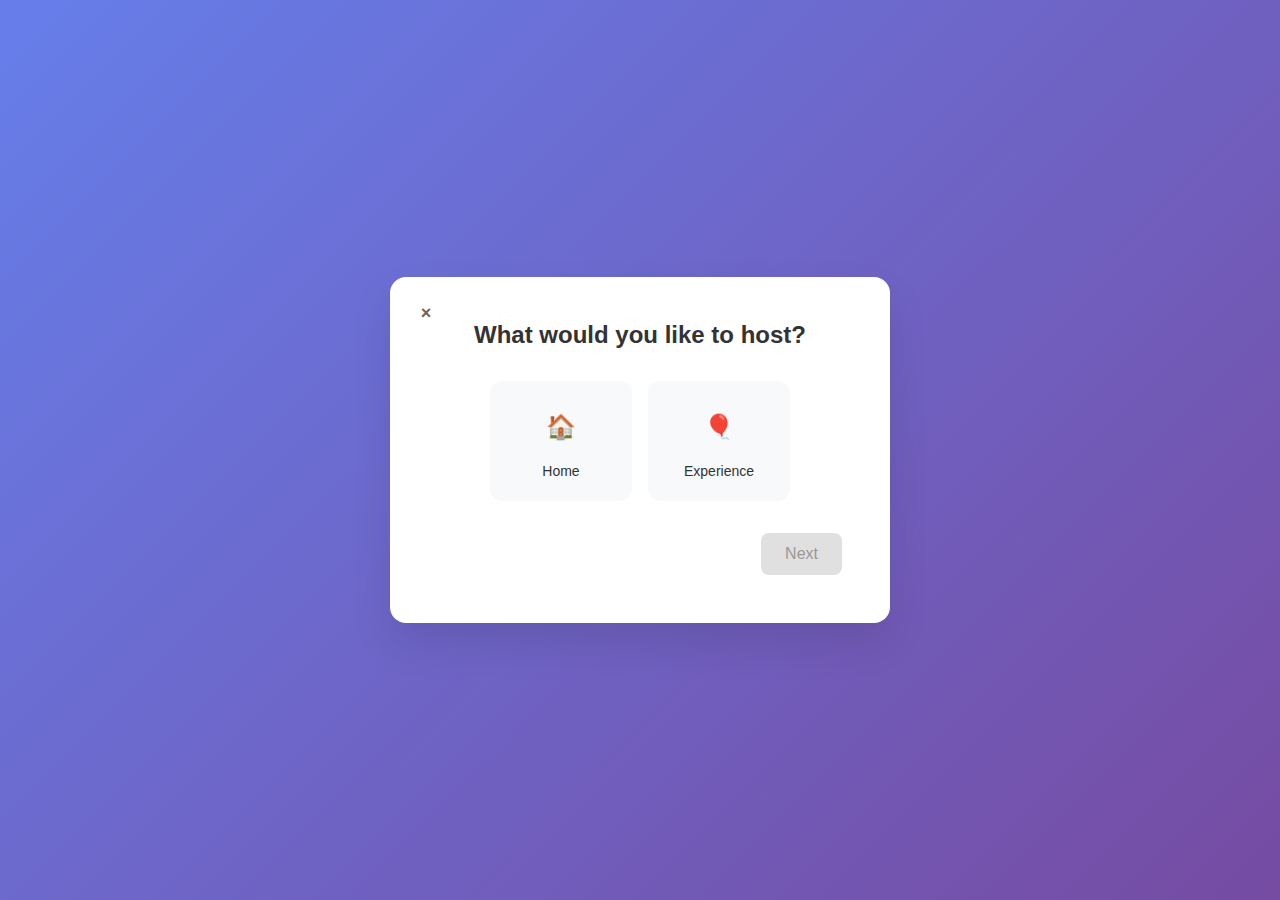
<file: index.html>
<!DOCTYPE html>
<html lang="en">
<head>
    <meta charset="UTF-8">
    <meta name="viewport" content="width=device-width, initial-scale=1.0">
    <title>Hosting Selection</title>
    <link rel="stylesheet" href="./css/style.css">
</head>
<body>
    <div class="modal">
        <header class="header">
            <div class="close"></div>
            <div class="heading">
                <h1 class="heading-title">
                    <div class="heading-title-text">What would you like to host?</div>
                </h1>
            </div>
        </header>
        
        <div class="options">
            <div class="options-grid">
                <div class="option-card" data-option="home">
                    <div class="option-icon home-icon">🏠</div>
                    <div class="option-text">Home</div>
                </div>
                <div class="option-card" data-option="experience">
                    <div class="option-icon experience-icon">🎈</div>
                    <div class="option-text">Experience</div>
                </div>
            </div>
            
            <div class="button-container">
                <button class="next-button" id="nextButton">Next</button>
            </div>
        </div>
    </div>

    <script>
        // Add interactivity
        const optionCards = document.querySelectorAll('.option-card');
        const nextButton = document.getElementById('nextButton');

        optionCards.forEach(card => {
            card.addEventListener('click', () => {
                // Remove selected class from all cards
                optionCards.forEach(c => c.classList.remove('selected'));
                
                // Add selected class to clicked card
                card.classList.add('selected');
                
                // Enable next button
                nextButton.classList.add('active');
            });
        });

        // Close button functionality
        document.querySelector('.close').addEventListener('click', () => {
            alert('Modal closed');
        });

        // Next button functionality
        nextButton.addEventListener('click', () => {
            const selectedCard = document.querySelector('.option-card.selected');
            if (selectedCard) {
                const selectedOption = selectedCard.dataset.option;
                // Navigate to login/signup form
                window.location.href = 'login_sign-up.html';
            }
        });
    </script>
</body>
</html>
</file>
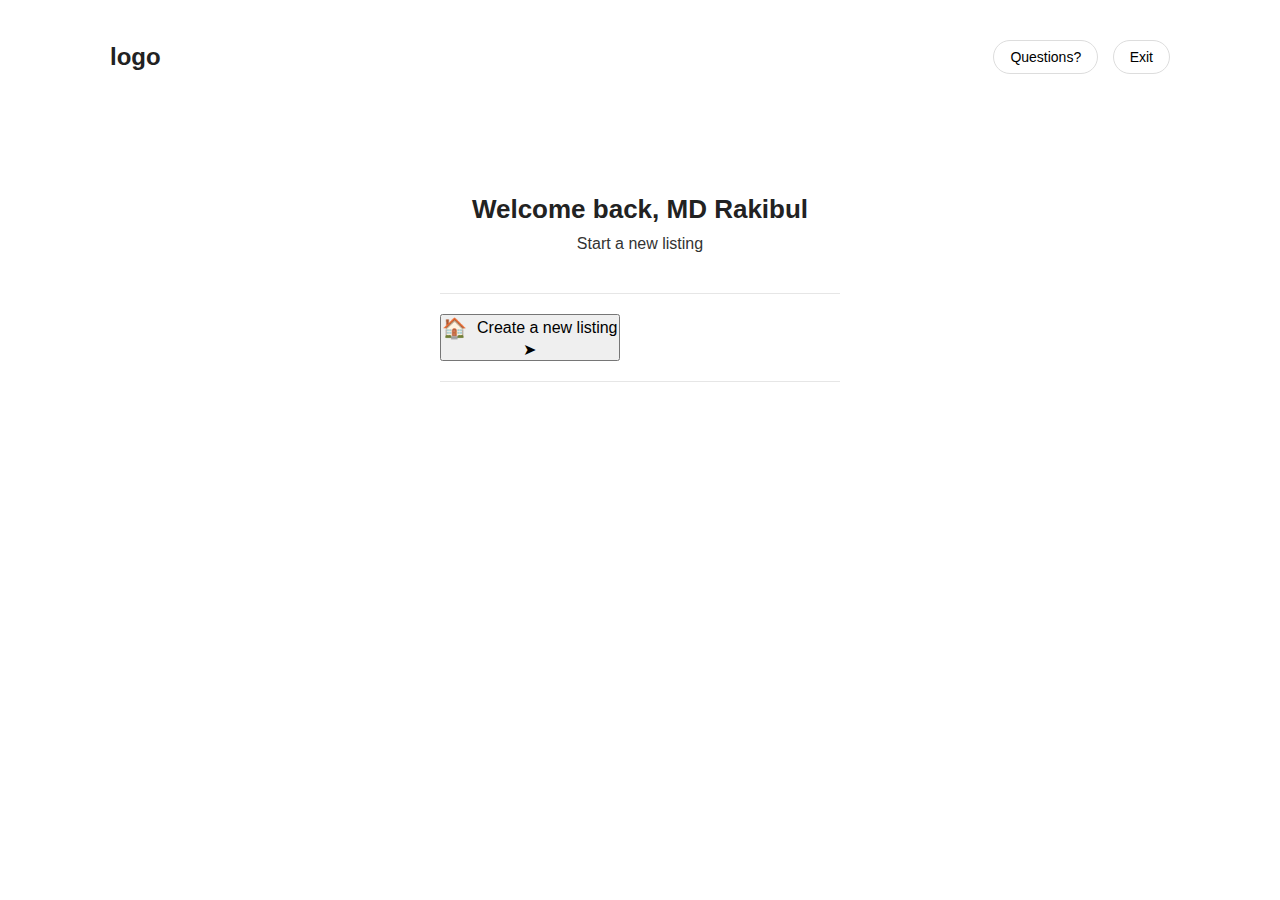
<file: home_step.html>
<!DOCTYPE html>
<html lang="en">
<head>
  <meta charset="UTF-8" />
  <meta name="viewport" content="width=device-width, initial-scale=1.0"/>
  <title>Welcome Back</title>
  <style>
    * {
  box-sizing: border-box;
  padding: 0;
  margin: 0;
  font-family: 'Arial', sans-serif;
}

body {
  background-color: #fff;
  color: #222;
}

.container {
  max-width: 1100px;
  margin: auto;
  padding: 40px 20px;
  min-height: 100vh;
  display: flex;
  flex-direction: column;
}

.top-bar {
  display: flex;
  justify-content: space-between;
  align-items: center;
}

.logo {
  width: 30px;
}

.top-buttons button {
  margin-left: 10px;
  padding: 8px 16px;
  border-radius: 20px;
  border: 1px solid #ddd;
  background: white;
  cursor: pointer;
  font-size: 14px;
}

.center-content {
  margin-top: 120px;
  text-align: center;
}

.center-content h1 {
  font-size: 26px;
  font-weight: 600;
  margin-bottom: 10px;
}

.sub-heading {
  font-size: 16px;
  color: #333;
  margin-bottom: 40px;
}

.listing-box {
  margin: auto;
  display: flex;
  justify-content: space-between;
  align-items: center;
  border-top: 1px solid #e6e6e6;
  border-bottom: 1px solid #e6e6e6;
  padding: 20px 0;
  max-width: 400px;
  cursor: pointer;
  transition: background 0.2s;
}

.listing-box:hover {
  background-color: #f9f9f9;
}

.listing-left {
  display: flex;
  align-items: center;
  gap: 10px;
  font-size: 16px;
}

.icon {
  font-size: 20px;
}

.listing-right {
  font-size: 16px;
}

  </style>
</head>
<body>
    <div class="container">
        <div class="top-bar">
            <h2>logo</h2>
            <div class="top-buttons">
                <button class="btn-outline">Questions?</button>
                <button class="btn-outline">Exit</button>
            </div>
        </div>

        <div class="center-content">
            <h1>Welcome back, MD Rakibul</h1>
            <p class="sub-heading">Start a new listing</p>

            <div class="listing-box" onclick="createListing()">
                <button class="listing-right" id="createListingButton">
                    <div class="listing-left">
                        <span class="icon">🏠</span>
                        <span class="text">Create a new listing</span>
                    </div>
                    <div class="listing-right">➤</div>
                </button>
            </div>
        </div>
    </div>

  <script>
    //Create Listing Button
    createListingButton.addEventListener('click',function(){
        window.location.href = 'home_step_list.html';
    })
  </script>
</body>
</html>
</file>
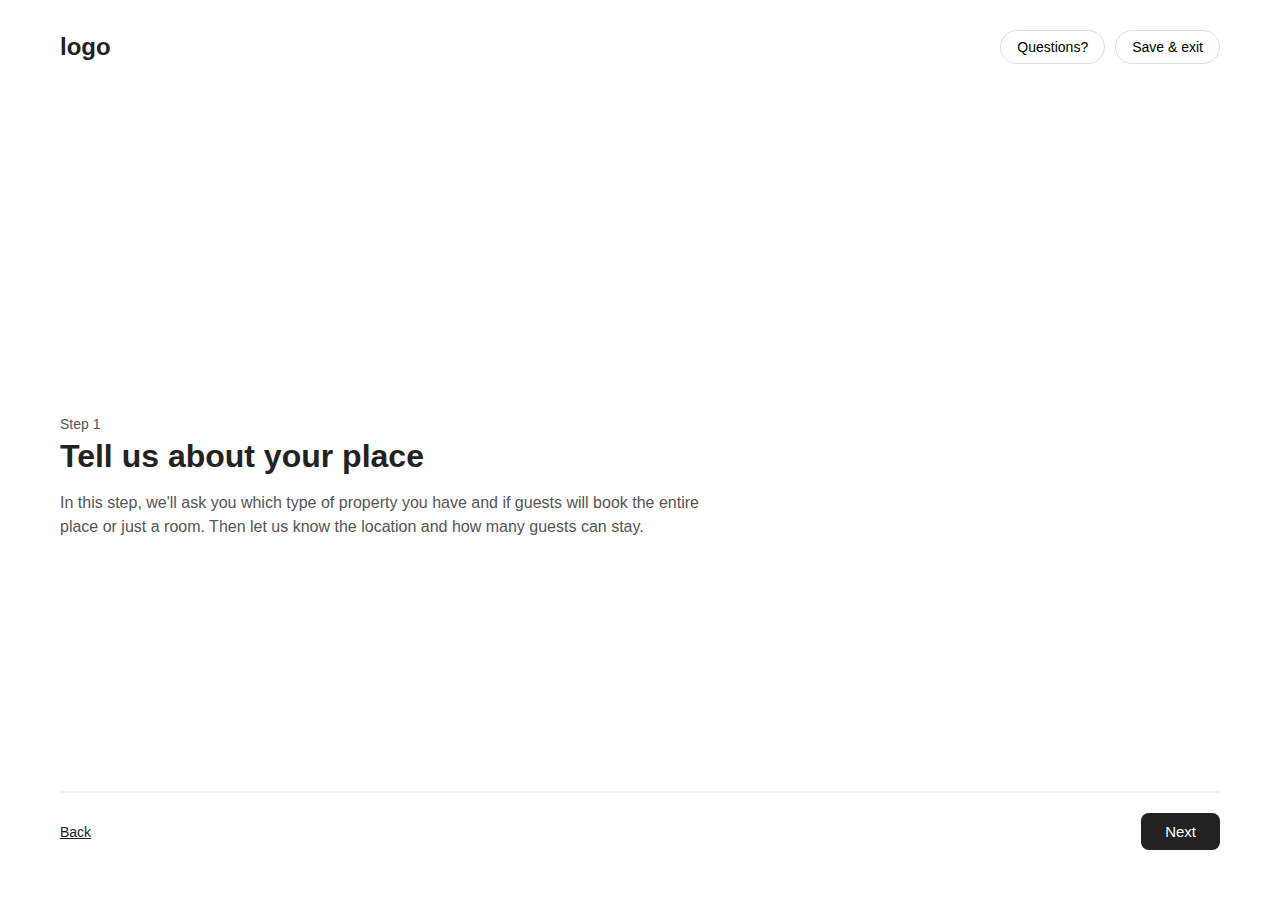
<file: home_step_1.html>
<!DOCTYPE html>
<html lang="en">
<head>
  <meta charset="UTF-8" />
  <meta name="viewport" content="width=device-width, initial-scale=1.0"/>
  <title>Step 1 - Tell us about your place</title>
  <style>
    * {
  margin: 0;
  padding: 0;
  box-sizing: border-box;
  font-family: 'Arial', sans-serif;
}

body {
  background: #fff;
  color: #222;
}

.container {
  max-width: 1200px;
  margin: auto;
  padding: 30px 20px;
  display: flex;
  flex-direction: column;
  min-height: 100vh;
  justify-content: space-between;
}

/* Header */
.top-bar {
  display: flex;
  justify-content: space-between;
  align-items: center;
}

.logo {
  width: 30px;
}

.top-actions {
  display: flex;
  gap: 10px;
}

.btn-outline {
  border: 1px solid #ddd;
  padding: 8px 16px;
  border-radius: 20px;
  background: white;
  cursor: pointer;
  font-size: 14px;
}

/* Content */
.content {
  margin-top: 100px;
  max-width: 650px;
}

.step-label {
  font-size: 14px;
  color: #555;
  margin-bottom: 6px;
}

.step-title {
  font-size: 32px;
  font-weight: bold;
  margin-bottom: 16px;
}

.step-desc {
  font-size: 16px;
  color: #555;
  line-height: 1.5;
}

/* Footer */
.footer {
  display: flex;
  justify-content: space-between;
  align-items: center;
  border-top: 2px solid #f2f2f2;
  padding: 20px 0;
}

.back-link {
  color: #222;
  font-size: 14px;
  text-decoration: underline;
  cursor: pointer;
}

.next-btn {
  background-color: #222;
  color: white;
  padding: 10px 24px;
  border: none;
  border-radius: 8px;
  font-size: 15px;
  cursor: pointer;
}

  </style>
</head>
<body>
  <div class="container">
    <!-- Header -->
    <div class="top-bar">
      <h2>logo</h2>
      <div class="top-actions">
        <button class="btn-outline">Questions?</button>
        <button class="btn-outline">Save & exit</button>
      </div>
    </div>

    <!-- Content -->
    <div class="content">
      <p class="step-label">Step 1</p>
      <h1 class="step-title">Tell us about your place</h1>
      <p class="step-desc">
        In this step, we'll ask you which type of property you have and if guests will book the entire place or just a room. 
        Then let us know the location and how many guests can stay.
      </p>
    </div>

    <!-- Footer -->
    <div class="footer">
      <a href="home_step_list.html" class="back-link">Back</a>
      <button class="next-btn" onclick="goNext()">Next</button>
    </div>
  </div>

  <script>
    function goNext() {
        window.location.href = 'home_step_1_1.html';
    }
  </script>
</body>
</html>
</file>
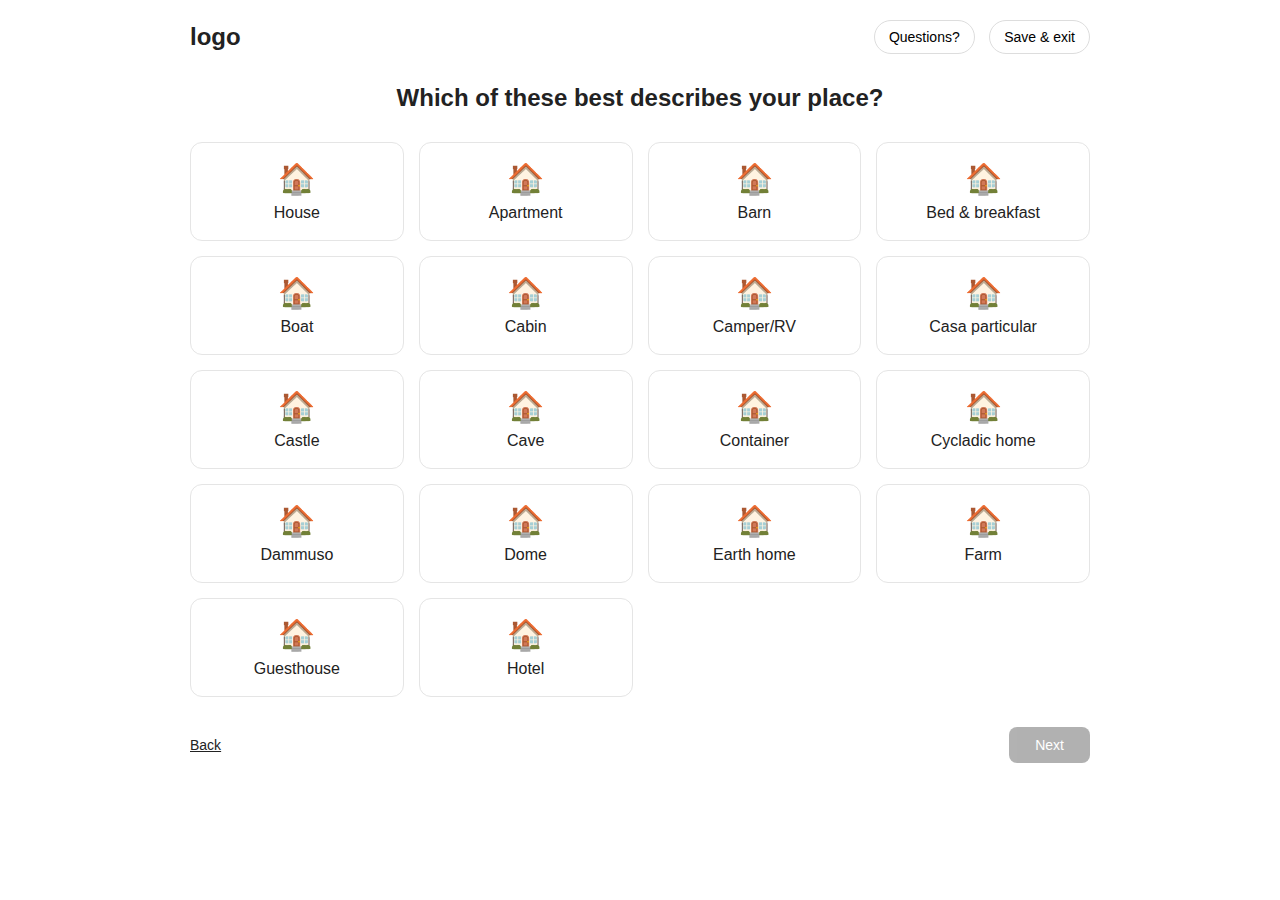
<file: home_step_1_1.html>
<!DOCTYPE html>
<html lang="en">
<head>
  <meta charset="UTF-8" />
  <meta name="viewport" content="width=device-width, initial-scale=1.0"/>
  <title>Select Your Place</title>
  <style>
    * {
  box-sizing: border-box;
  margin: 0;
  padding: 0;
  font-family: 'Arial', sans-serif;
}

body {
  background: #fff;
  color: #222;
  padding: 20px;
}

.container {
  max-width: 900px;
  margin: auto;
}

.header {
  display: flex;
  justify-content: space-between;
  align-items: center;
  margin-bottom: 30px;
}

.logo {
  width: 30px;
}

.action-buttons button {
  margin-left: 10px;
  border: 1px solid #ddd;
  background: white;
  padding: 8px 14px;
  border-radius: 20px;
  cursor: pointer;
  font-size: 14px;
}

.title {
  font-size: 24px;
  text-align: center;
  margin-bottom: 30px;
}

.grid {
  display: grid;
  grid-template-columns: repeat(auto-fill, minmax(180px, 1fr));
  gap: 15px;
}

.card {
  border: 1px solid #e5e5e5;
  padding: 18px;
  text-align: center;
  border-radius: 12px;
  cursor: pointer;
  transition: all 0.3s;
  display: flex;
  flex-direction: column;
  align-items: center;
}

.card:hover, .card.selected {
  border-color: #000;
  background-color: #fafafa;
}

.card-icon {
  font-size: 30px;
  margin-bottom: 8px;
}

.footer {
  display: flex;
  justify-content: space-between;
  align-items: center;
  padding-top: 30px;
}

.back-link {
  text-decoration: underline;
  color: #222;
  font-size: 14px;
}

.next-btn {
  background: #000;
  color: white;
  padding: 10px 26px;
  font-size: 14px;
  border: none;
  border-radius: 8px;
  cursor: not-allowed;
  opacity: 0.3;
}

.next-btn.enabled {
  cursor: pointer;
  opacity: 1;
}

  </style>
</head>
<body>
  <div class="container">
    <div class="header">
      <h2>logo</h2>
      <div class="action-buttons">
        <button class="secondary">Questions?</button>
        <button class="secondary">Save & exit</button>
      </div>
    </div>
    <h2 class="title">Which of these best describes your place?</h2>

    <div class="grid">
      <!-- JS will populate cards here -->
    </div>

    <div class="footer">
      <a href="home_step_1.html" class="back-link">Back</a>
      <button class="next-btn" id="nextBtn" disabled>Next</button>
    </div>
  </div>

  <script>
    const places = [
  "House", "Apartment", "Barn", "Bed & breakfast", "Boat", "Cabin",
  "Camper/RV", "Casa particular", "Castle", "Cave", "Container", "Cycladic home",
  "Dammuso", "Dome", "Earth home", "Farm", "Guesthouse", "Hotel"
];

const grid = document.querySelector(".grid");
const nextBtn = document.getElementById("nextBtn");

places.forEach(place => {
  const card = document.createElement("div");
  card.classList.add("card");
  card.innerHTML = `
    <div class="card-icon">🏠</div>
    <div class="card-title">${place}</div>
  `;
  card.addEventListener("click", () => {
    document.querySelectorAll('.card').forEach(c => c.classList.remove("selected"));
    card.classList.add("selected");
    nextBtn.classList.add("enabled");
    nextBtn.disabled = false;
    nextBtn.addEventListener("click", () => {
       window.location.href = 'home_step_1_2.html';
    });
  });
  grid.appendChild(card);
});

  </script>
</body>
</html>
</file>
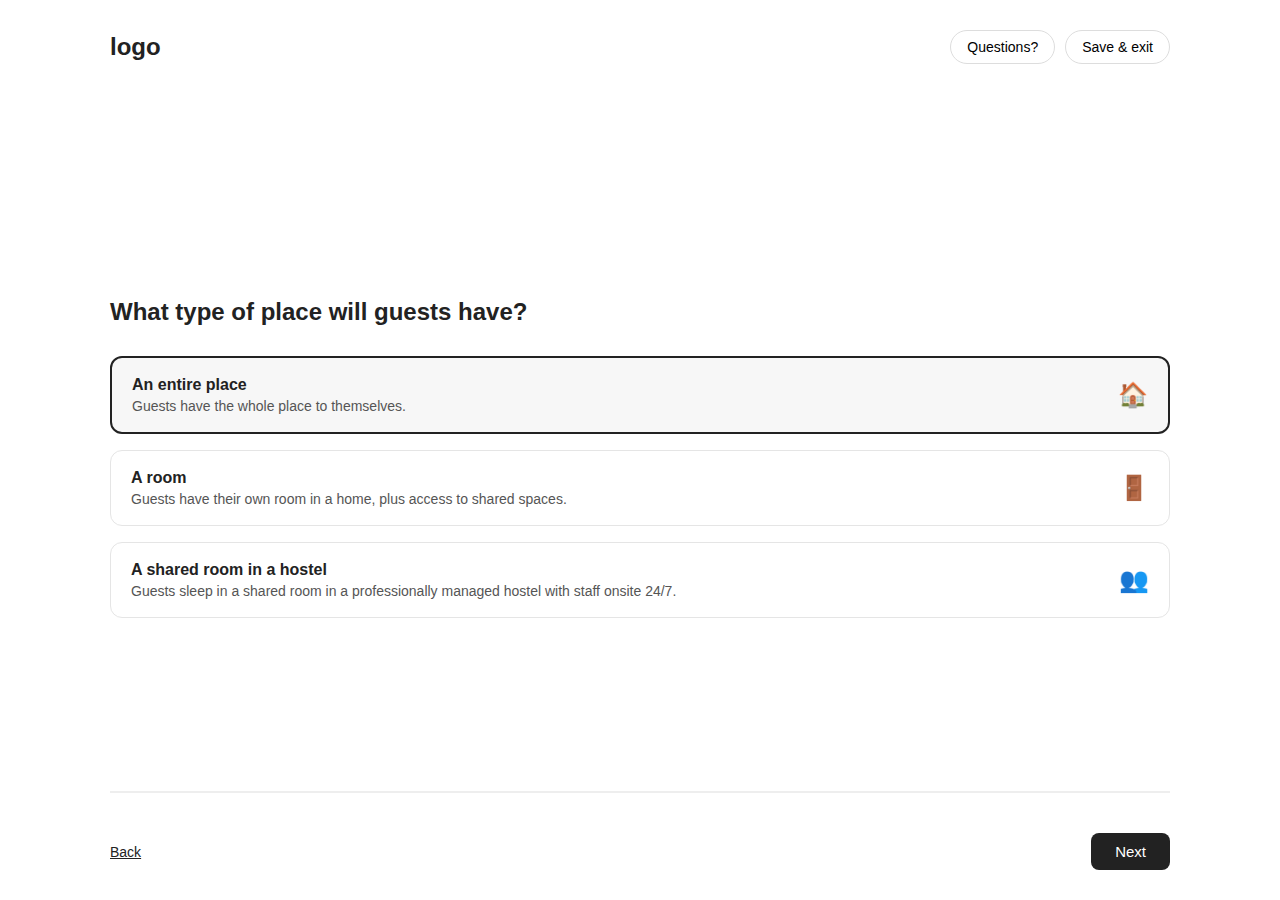
<file: home_step_1_2.html>
<!DOCTYPE html>
<html lang="en">
<head>
  <meta charset="UTF-8" />
  <meta name="viewport" content="width=device-width, initial-scale=1.0"/>
  <title>Guest Place Type</title>
  <style>
    * {
  box-sizing: border-box;
  margin: 0;
  padding: 0;
  font-family: 'Arial', sans-serif;
}

body {
  background: #fff;
  color: #222;
}

.container {
  max-width: 1100px;
  margin: auto;
  padding: 30px 20px;
  display: flex;
  flex-direction: column;
  min-height: 100vh;
  justify-content: space-between;
}

/* Top bar */
.top-bar {
  display: flex;
  justify-content: space-between;
  align-items: center;
}

.logo {
  width: 30px;
}

.top-right {
  display: flex;
  gap: 10px;
}

.btn-outline {
  padding: 8px 16px;
  border: 1px solid #ddd;
  border-radius: 20px;
  background: white;
  cursor: pointer;
  font-size: 14px;
}

/* Main section */
.main {
  margin-top: 60px;
}

.question {
  font-size: 24px;
  font-weight: 600;
  margin-bottom: 30px;
}

.option-list {
  display: flex;
  flex-direction: column;
  gap: 16px;
}

.option-card {
  display: flex;
  justify-content: space-between;
  align-items: center;
  border: 1.5px solid #e5e5e5;
  padding: 18px 20px;
  border-radius: 12px;
  cursor: pointer;
  transition: 0.2s;
}

.option-card:hover {
  background-color: #f9f9f9;
}

.option-card.selected {
  border: 2px solid #222;
  background-color: #f7f7f7;
}

.option-text h4 {
  font-size: 16px;
  margin-bottom: 4px;
}

.option-text p {
  font-size: 14px;
  color: #555;
}

.option-icon {
  font-size: 24px;
}

/* Footer */
.footer {
  display: flex;
  justify-content: space-between;
  align-items: center;
  padding-top: 40px;
  border-top: 2px solid #eee;
}

.back-link {
  font-size: 14px;
  text-decoration: underline;
  color: #222;
  cursor: pointer;
}

.next-btn {
  background-color: #222;
  color: white;
  padding: 10px 24px;
  border: none;
  border-radius: 8px;
  font-size: 15px;
  cursor: pointer;
}

  </style>
</head>
<body>
  <div class="container">
    <!-- Top bar -->
    <div class="top-bar">
      <h2>logo</h2>
      <div class="top-right">
        <button class="btn-outline">Questions?</button>
        <button class="btn-outline">Save & exit</button>
      </div>
    </div>

    <!-- Main content -->
    <div class="main">
      <h2 class="question">What type of place will guests have?</h2>

      <div class="option-list">
        <div class="option-card selected" onclick="selectOption(this)">
          <div class="option-text">
            <h4>An entire place</h4>
            <p>Guests have the whole place to themselves.</p>
          </div>
          <div class="option-icon">🏠</div>
        </div>

        <div class="option-card" onclick="selectOption(this)">
          <div class="option-text">
            <h4>A room</h4>
            <p>Guests have their own room in a home, plus access to shared spaces.</p>
          </div>
          <div class="option-icon">🚪</div>
        </div>

        <div class="option-card" onclick="selectOption(this)">
          <div class="option-text">
            <h4>A shared room in a hostel</h4>
            <p>Guests sleep in a shared room in a professionally managed hostel with staff onsite 24/7.</p>
          </div>
          <div class="option-icon">👥</div>
        </div>
      </div>
    </div>

    <!-- Footer -->
    <div class="footer">
      <a class="back-link" href="home_step_1_1.html">Back</a>
      <button class="next-btn" onclick="goNext()">Next</button>
    </div>
  </div>

  <script>
    function selectOption(el) {
      document.querySelectorAll(".option-card").forEach(card => {
        card.classList.remove("selected");
      });
      el.classList.add("selected");
    }

    function goNext() {
      window.location.href = 'home_step_1_3.html';
    }
  </script>
</body>
</html>
</file>
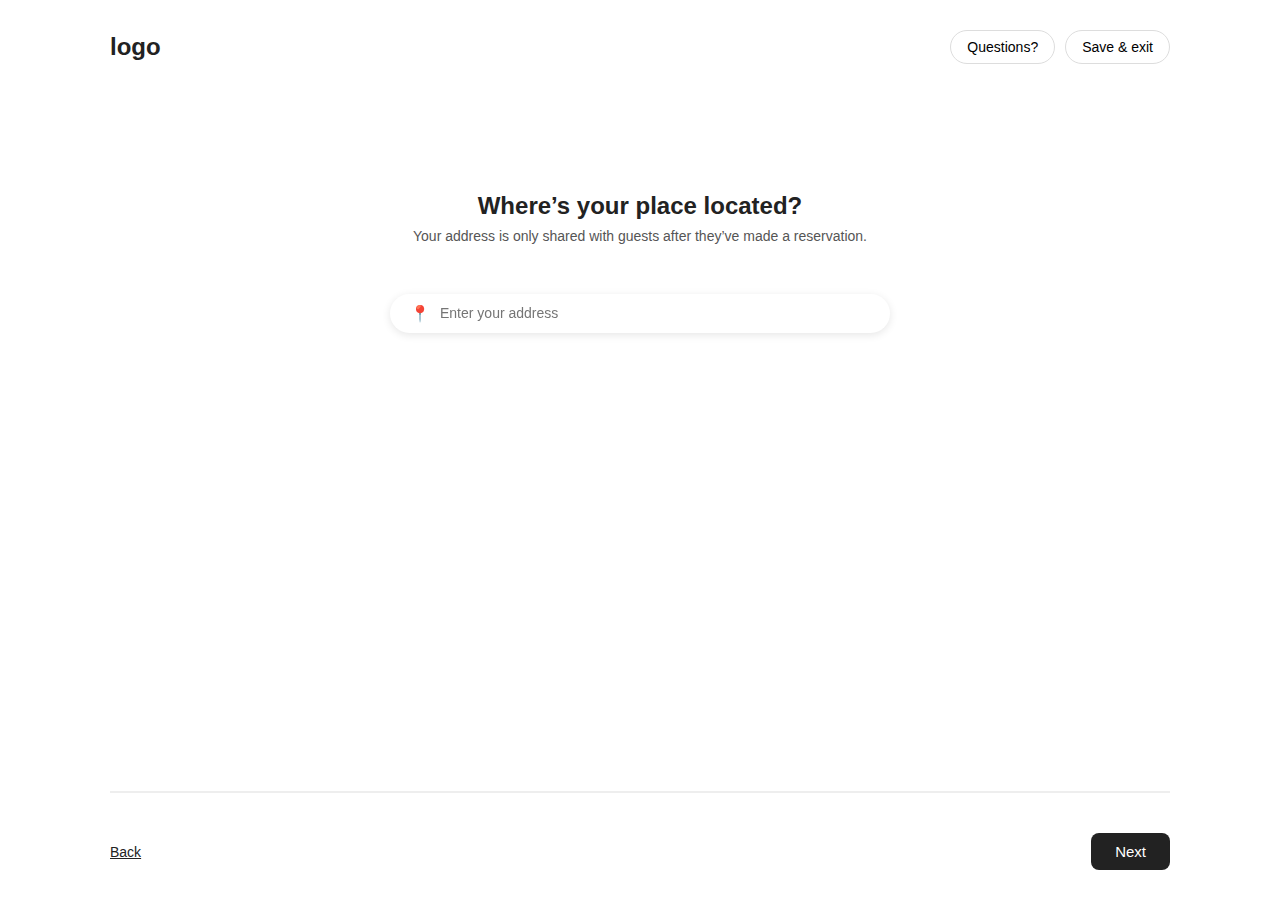
<file: home_step_1_3.html>
<!DOCTYPE html>
<html lang="en">
<head>
  <meta charset="UTF-8">
  <title>Location Step</title>
  <meta name="viewport" content="width=device-width, initial-scale=1.0"/>
  <style>
    * {
  margin: 0;
  padding: 0;
  box-sizing: border-box;
  font-family: 'Arial', sans-serif;
}

body {
  background: #fff;
  color: #222;
}

.container {
  max-width: 1100px;
  margin: auto;
  padding: 30px 20px;
  min-height: 100vh;
  display: flex;
  flex-direction: column;
  justify-content: space-between;
}

/* Top Bar */
.top-bar {
  display: flex;
  justify-content: space-between;
  align-items: center;
}

.logo {
  width: 30px;
}

.top-actions {
  display: flex;
  gap: 10px;
}

.btn-outline {
  padding: 8px 16px;
  border: 1px solid #ddd;
  border-radius: 20px;
  background: white;
  cursor: pointer;
  font-size: 14px;
}

/* Main Content */
.main-content {
  text-align: center;
  margin-top: 60px;
}

.main-content h2 {
  font-size: 24px;
  font-weight: 600;
  margin-bottom: 8px;
}

.subtext {
  font-size: 14px;
  color: #555;
  margin-bottom: 30px;
}

/* Map section */
.map-wrapper {
  position: relative;
  width: 100%;
  max-width: 700px;
  height: 450px;
  margin: auto;
  border-radius: 20px;
  overflow: hidden;
}

.search-bar {
  position: absolute;
  top: 20px;
  left: 50%;
  transform: translateX(-50%);
  width: 90%;
  max-width: 500px;
  display: flex;
  align-items: center;
  background: white;
  border-radius: 32px;
  padding: 10px 20px;
  box-shadow: 0 2px 8px rgba(0,0,0,0.1);
  z-index: 2;
}

.search-bar .icon {
  margin-right: 10px;
  font-size: 16px;
}

.search-bar input {
  border: none;
  outline: none;
  width: 100%;
  font-size: 14px;
}

.map-frame {
  width: 100%;
  height: 100%;
  border: 0;
}

/* Footer */
.footer {
  display: flex;
  justify-content: space-between;
  align-items: center;
  padding-top: 40px;
  border-top: 2px solid #eee;
}

.back-link {
  font-size: 14px;
  text-decoration: underline;
  color: #222;
  cursor: pointer;
}

.next-btn {
  background-color: #222;
  color: white;
  padding: 10px 24px;
  border: none;
  border-radius: 8px;
  font-size: 15px;
  cursor: pointer;
}
  </style>
</head>
<body>
  <div class="container">
    <!-- Top Bar -->
    <div class="top-bar">
      <h2>logo</h2>
      <div class="top-actions">
        <button class="btn-outline">Questions?</button>
        <button class="btn-outline">Save & exit</button>
      </div>
    </div>

    <!-- Main Content -->
    <div class="main-content">
      <h2>Where’s your place located?</h2>
      <p class="subtext">Your address is only shared with guests after they’ve made a reservation.</p>

      <div class="map-wrapper">
        <div class="search-bar">
          <span class="icon">📍</span>
          <input type="text" placeholder="Enter your address" />
        </div>
        <iframe
          class="map-frame"
          src="https://maps.google.com/maps?q=Dhaka&t=&z=11&ie=UTF8&iwloc=&output=embed"
          frameborder="0"
          allowfullscreen
        ></iframe>
      </div>
    </div>

    <!-- Footer -->
    <div class="footer">
      <a class="back-link" href="home_step_1_2.html">Back</a>
      <button class="next-btn" onclick="goNext()">Next</button>
    </div>
  </div>

  <script>
    function goNext() {
      window.location.href = 'home_step_1_4.html';
    }

  </script>
</body>
</html>
</file>
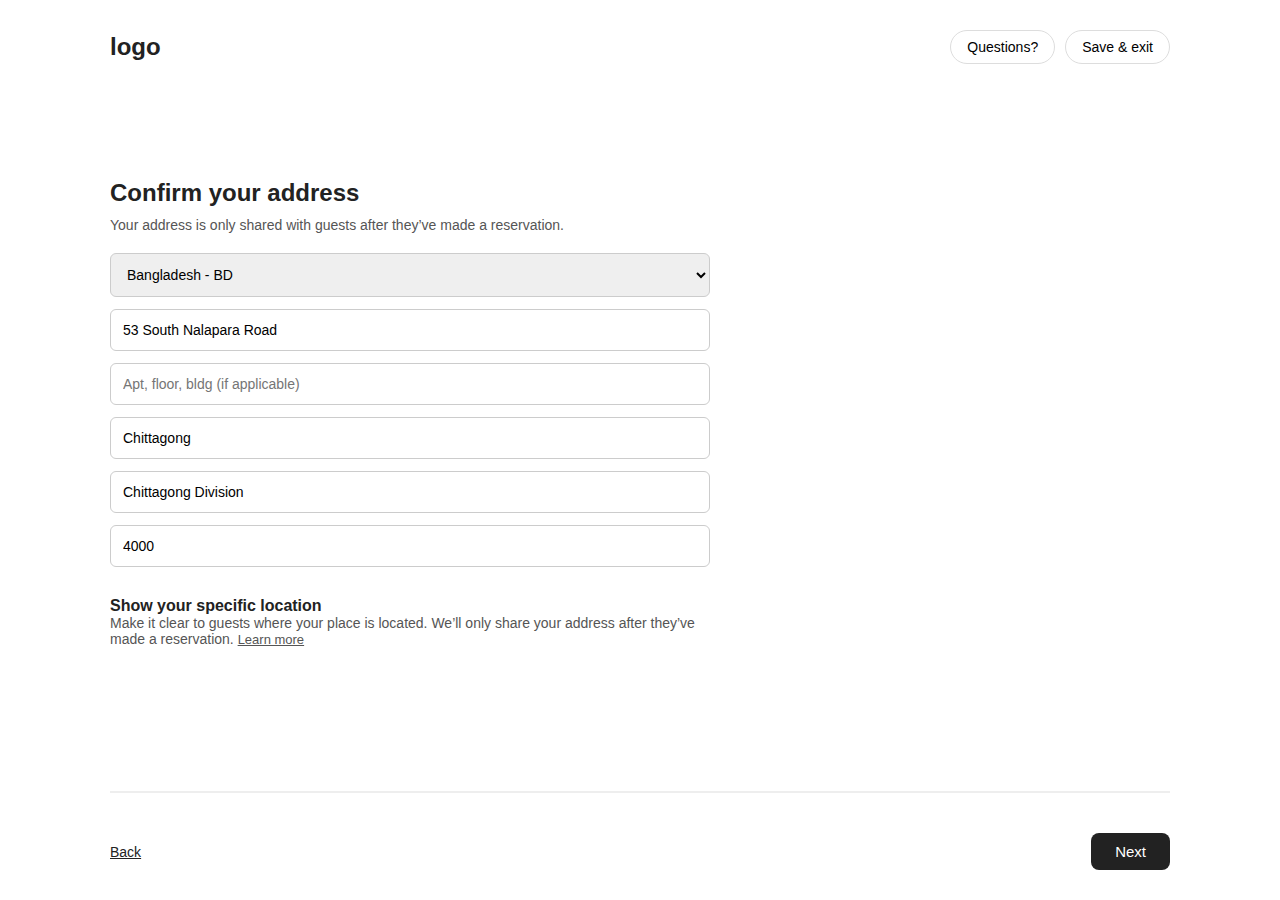
<file: home_step_1_4.html>
<!DOCTYPE html>
<html lang="en">
<head>
  <meta charset="UTF-8" />
  <meta name="viewport" content="width=device-width, initial-scale=1.0"/>
  <title>Confirm Address</title>
  <style>
    * {
  margin: 0;
  padding: 0;
  box-sizing: border-box;
  font-family: Arial, sans-serif;
}

body {
  background: #fff;
  color: #222;
}

.container {
  max-width: 1100px;
  margin: auto;
  padding: 30px 20px;
  min-height: 100vh;
  display: flex;
  flex-direction: column;
  justify-content: space-between;
}

/* Top */
.top-bar {
  display: flex;
  justify-content: space-between;
  align-items: center;
}

.logo {
  width: 30px;
}

.top-actions {
  display: flex;
  gap: 10px;
}

.btn-outline {
  padding: 8px 16px;
  border: 1px solid #ddd;
  border-radius: 20px;
  background: white;
  cursor: pointer;
  font-size: 14px;
}

/* Main form */
.main-form {
  margin-top: 40px;
  max-width: 600px;
}

.main-form h2 {
  font-size: 24px;
  margin-bottom: 10px;
}

.subtext {
  font-size: 14px;
  color: #555;
  margin-bottom: 20px;
}

.address-form {
  display: flex;
  flex-direction: column;
  gap: 12px;
  margin-bottom: 30px;
}

.address-form input,
.address-form select {
  padding: 12px;
  border: 1px solid #ccc;
  border-radius: 6px;
  font-size: 14px;
  width: 100%;
}

/* Toggle */
.location-toggle {
  margin-bottom: 20px;
  position: relative;
}

.location-toggle a {
  color: #555;
  text-decoration: underline;
  font-size: 13px;
}

/* Switch */
.switch {
  position: absolute;
  right: 0;
  top: 20px;
}

.switch input {
  opacity: 0;
  width: 0;
  height: 0;
}

.slider {
  position: relative;
  cursor: pointer;
  width: 40px;
  height: 22px;
  background-color: #ccc;
  border-radius: 22px;
  transition: 0.4s;
}

.slider:before {
  position: absolute;
  content: "";
  height: 16px;
  width: 16px;
  left: 4px;
  bottom: 3px;
  background-color: white;
  transition: 0.4s;
  border-radius: 50%;
}

input:checked + .slider {
  background-color: #222;
}

input:checked + .slider:before {
  transform: translateX(18px);
}

/* Map */
.map-section {
  display: none;
  margin-top: 30px;
}

.map-tip {
  background: #fff;
  padding: 8px 14px;
  border-radius: 8px;
  font-size: 13px;
  box-shadow: 0 2px 6px rgba(0,0,0,0.15);
  margin-bottom: 10px;
  display: inline-block;
}

.map {
  width: 100%;
  height: 250px;
  border-radius: 12px;
  border: none;
}

/* Footer */
.footer {
  display: flex;
  justify-content: space-between;
  align-items: center;
  padding-top: 40px;
  border-top: 2px solid #eee;
  margin-top: 50px;
}

.back-link {
  font-size: 14px;
  text-decoration: underline;
  color: #222;
  cursor: pointer;
}

.next-btn {
  background-color: #222;
  color: white;
  padding: 10px 24px;
  border: none;
  border-radius: 8px;
  font-size: 15px;
  cursor: pointer;
}

  </style>
</head>
<body>
  <div class="container">
    <!-- Header -->
    <div class="top-bar">
      <h2>logo</h2>
      <div class="top-actions">
        <button class="btn-outline">Questions?</button>
        <button class="btn-outline">Save & exit</button>
      </div>
    </div>

    <!-- Main -->
    <div class="main-form">
      <h2>Confirm your address</h2>
      <p class="subtext">Your address is only shared with guests after they’ve made a reservation.</p>

      <form class="address-form">
        <select>
          <option selected>Bangladesh - BD</option>
          <option>India - IN</option>
          <option>United States - US</option>
        </select>

        <input type="text" placeholder="Street address" value="53 South Nalapara Road" />
        <input type="text" placeholder="Apt, floor, bldg (if applicable)" />
        <input type="text" placeholder="City / town / village" value="Chittagong" />
        <input type="text" placeholder="Province / state / territory (if applicable)" value="Chittagong Division" />
        <input type="text" placeholder="Postal code (if applicable)" value="4000" />
      </form>

      <div class="location-toggle">
        <p><strong>Show your specific location</strong></p>
        <p class="subtext">Make it clear to guests where your place is located. We’ll only share your address after they’ve made a reservation. <a href="#">Learn more</a></p>
        <label class="switch">
          <input type="checkbox" id="toggleMap" />
          <span class="slider round"></span>
        </label>
      </div>

      <div class="map-section" id="mapSection">
        <div class="map-tip">We’ll share your approximate location.</div>
        <iframe
          class="map"
          src="https://maps.google.com/maps?q=Chittagong&t=&z=13&ie=UTF8&iwloc=&output=embed"
          frameborder="0"
        ></iframe>
      </div>
    </div>

    <!-- Footer -->
    <div class="footer">
      <a class="back-link" href="home_step_1_3.html">Back</a>
      <button class="next-btn" onclick="goNext()">Next</button>
    </div>
  </div>

  <script>
    function goNext() {
      window.location.href = "home_step_1_5.html";
    }
  </script>
</body>
</html>
</file>
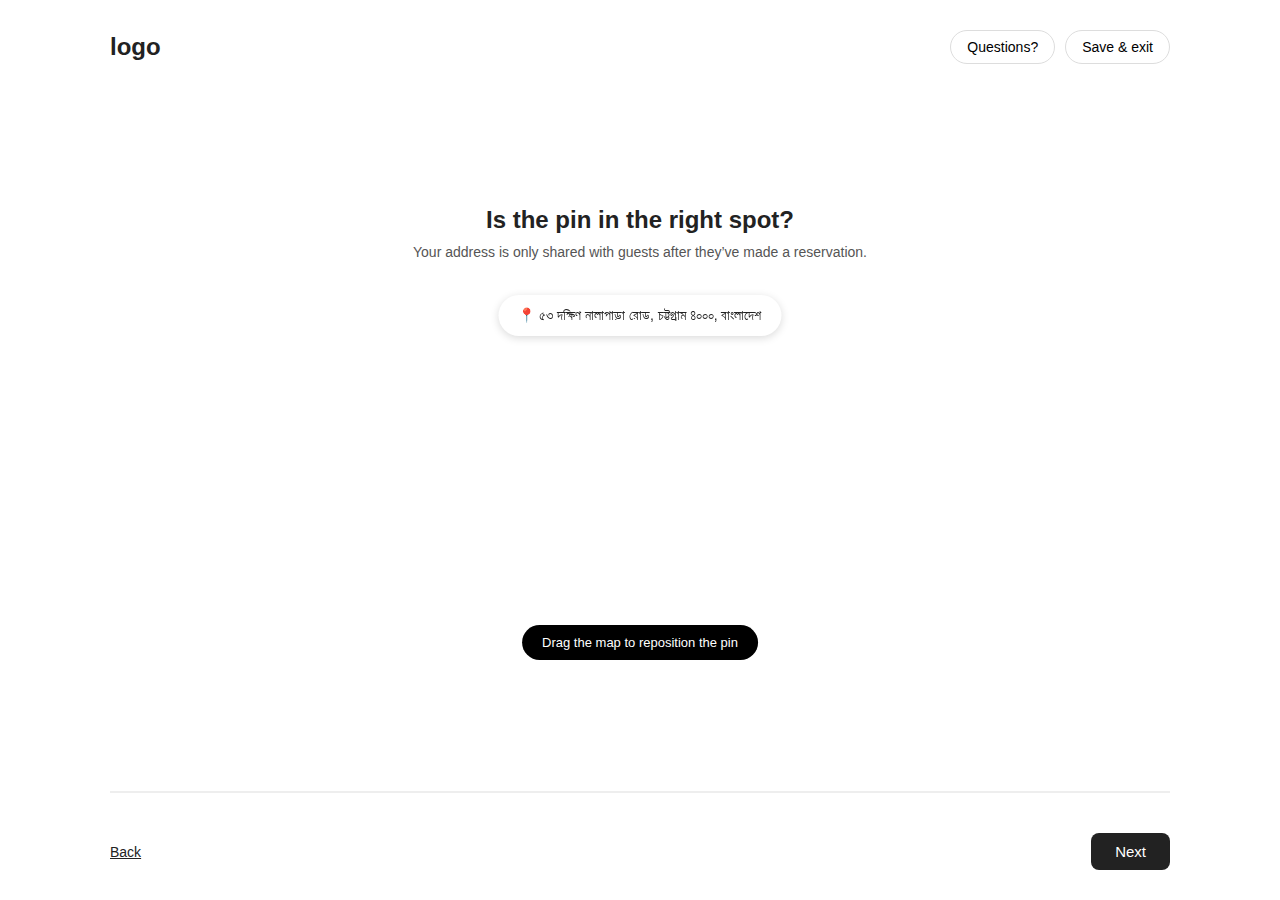
<file: home_step_1_5.html>
<!DOCTYPE html>
<html lang="en">
<head>
  <meta charset="UTF-8" />
  <meta name="viewport" content="width=device-width, initial-scale=1.0"/>
  <title>Pin Confirmation</title>
  <style>
    * {
  margin: 0;
  padding: 0;
  box-sizing: border-box;
  font-family: 'Arial', sans-serif;
}

body {
  background: #fff;
  color: #222;
}

.container {
  max-width: 1100px;
  margin: auto;
  padding: 30px 20px;
  display: flex;
  flex-direction: column;
  min-height: 100vh;
  justify-content: space-between;
}

/* Header */
.top-bar {
  display: flex;
  justify-content: space-between;
  align-items: center;
}

.logo {
  width: 30px;
}

.top-actions {
  display: flex;
  gap: 10px;
}

.btn-outline {
  padding: 8px 16px;
  border: 1px solid #ddd;
  border-radius: 20px;
  background: white;
  cursor: pointer;
  font-size: 14px;
}

/* Main Content */
.main {
  margin-top: 60px;
  text-align: center;
}

.main h2 {
  font-size: 24px;
  font-weight: 600;
  margin-bottom: 10px;
}

.subtext {
  font-size: 14px;
  color: #555;
  margin-bottom: 20px;
}

/* Map UI */
.map-wrapper {
  position: relative;
  width: 100%;
  max-width: 700px;
  height: 400px;
  margin: 0 auto;
  border-radius: 20px;
  overflow: hidden;
}

.address-bar {
  position: absolute;
  top: 15px;
  left: 50%;
  transform: translateX(-50%);
  background: white;
  padding: 12px 20px;
  border-radius: 32px;
  box-shadow: 0 2px 8px rgba(0,0,0,0.15);
  font-size: 14px;
  z-index: 10;
  max-width: 90%;
  white-space: nowrap;
  overflow: hidden;
  text-overflow: ellipsis;
}

.map-frame {
  width: 100%;
  height: 100%;
  border: none;
  border-radius: 20px;
}

.pin-label {
  position: absolute;
  bottom: 20px;
  left: 50%;
  transform: translateX(-50%);
  background: black;
  color: white;
  padding: 10px 20px;
  border-radius: 18px;
  font-size: 13px;
  z-index: 5;
}

/* Footer */
.footer {
  display: flex;
  justify-content: space-between;
  align-items: center;
  padding-top: 40px;
  border-top: 2px solid #eee;
  margin-top: 30px;
}

.back-link {
  font-size: 14px;
  text-decoration: underline;
  color: #222;
  cursor: pointer;
}

.next-btn {
  background-color: #222;
  color: white;
  padding: 10px 24px;
  border: none;
  border-radius: 8px;
  font-size: 15px;
  cursor: pointer;
}

  </style>
</head>
<body>
  <div class="container">
    <!-- Top Bar -->
    <div class="top-bar">
      <h2>logo</h2>
      <div class="top-actions">
        <button class="btn-outline">Questions?</button>
        <button class="btn-outline">Save & exit</button>
      </div>
    </div>

    <!-- Content -->
    <div class="main">
      <h2>Is the pin in the right spot?</h2>
      <p class="subtext">Your address is only shared with guests after they’ve made a reservation.</p>

      <div class="map-wrapper">
        <div class="address-bar">
          📍 ৫৩ দক্ষিণ নালাপাড়া রোড, চট্টগ্রাম ৪০০০, বাংলাদেশ
        </div>
        <iframe
          class="map-frame"
          src="https://maps.google.com/maps?q=Chittagong&t=&z=16&ie=UTF8&iwloc=&output=embed"
          frameborder="0"
        ></iframe>
        <div class="pin-label">Drag the map to reposition the pin</div>
      </div>
    </div>

    <!-- Footer -->
    <div class="footer">
      <a class="back-link" href="home_step_1_4.html">Back</a>
      <button class="next-btn" onclick="goNext()">Next</button>
    </div>
  </div>
    <script>
        function goNext() {
        window.location.href = 'home_step_1_6.html';
        }
    </script>
</body>
</html>
</file>
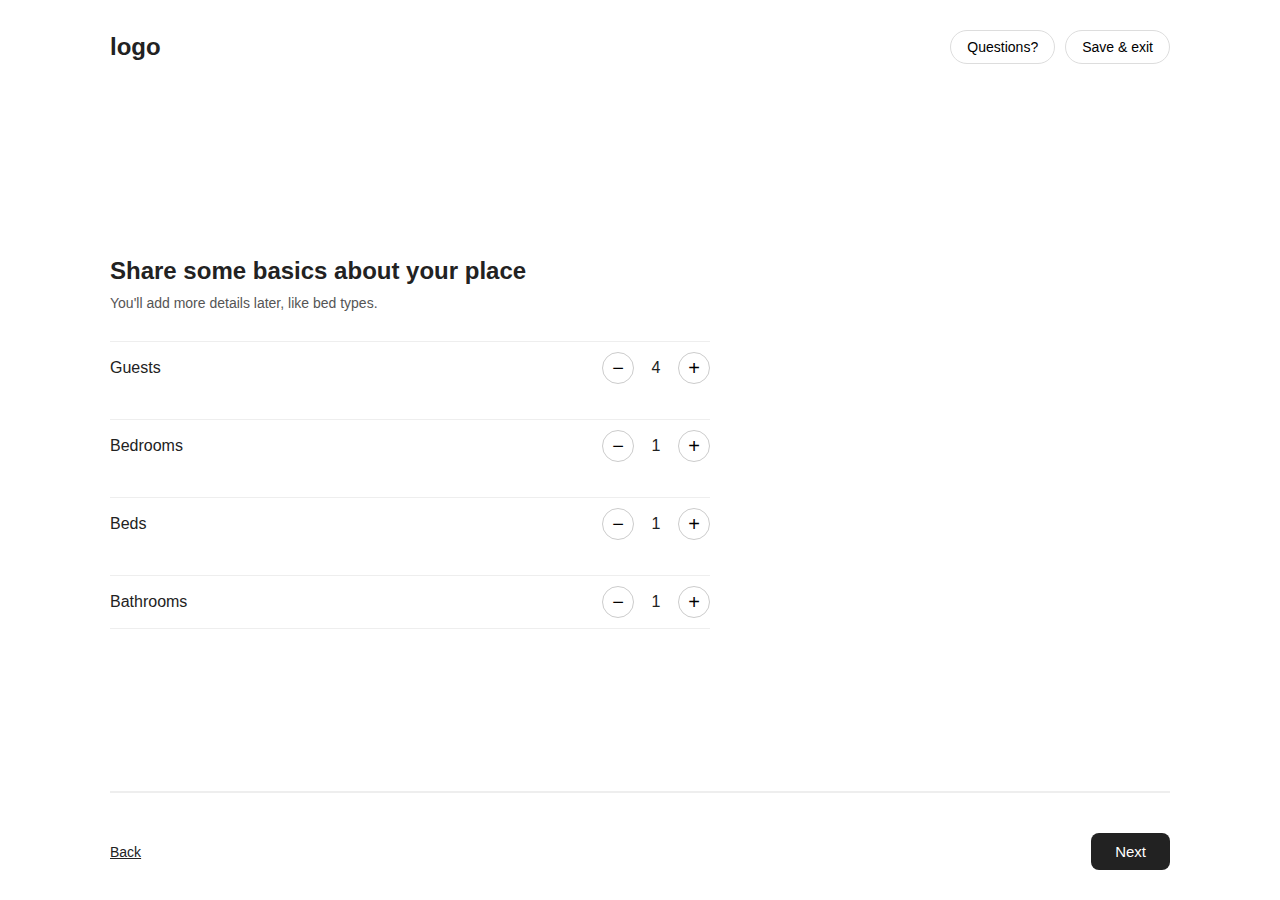
<file: home_step_1_6.html>
<!DOCTYPE html>
<html lang="en">
<head>
  <meta charset="UTF-8" />
  <meta name="viewport" content="width=device-width, initial-scale=1.0"/>
  <title>Place Basics</title>
  <style>
    * {
  margin: 0;
  padding: 0;
  box-sizing: border-box;
  font-family: 'Arial', sans-serif;
}

body {
  background: #fff;
  color: #222;
}

.container {
  max-width: 1100px;
  margin: auto;
  padding: 30px 20px;
  display: flex;
  flex-direction: column;
  min-height: 100vh;
  justify-content: space-between;
}

/* Header */
.top-bar {
  display: flex;
  justify-content: space-between;
  align-items: center;
}

.logo {
  width: 30px;
}

.top-actions {
  display: flex;
  gap: 10px;
}

.btn-outline {
  padding: 8px 16px;
  border: 1px solid #ddd;
  border-radius: 20px;
  background: white;
  cursor: pointer;
  font-size: 14px;
}

/* Content */
.main {
  margin-top: 60px;
  max-width: 600px;
}

.main h2 {
  font-size: 24px;
  font-weight: 600;
  margin-bottom: 10px;
}

.subtext {
  font-size: 14px;
  color: #555;
  margin-bottom: 30px;
}

.counter-group {
  display: flex;
  flex-direction: column;
  gap: 25px;
}

.counter-row {
  display: flex;
  justify-content: space-between;
  align-items: center;
  border-top: 1px solid #eee;
  padding: 10px 0;
}

.counter-row:last-child {
  border-bottom: 1px solid #eee;
}

.controls {
  display: flex;
  align-items: center;
  gap: 12px;
}

.controls button {
  background: #fff;
  border: 1px solid #ccc;
  border-radius: 50%;
  width: 32px;
  height: 32px;
  font-size: 20px;
  cursor: pointer;
  line-height: 1;
}

.controls .count {
  width: 20px;
  text-align: center;
  font-size: 16px;
}

/* Footer */
.footer {
  display: flex;
  justify-content: space-between;
  align-items: center;
  padding-top: 40px;
  border-top: 2px solid #eee;
  margin-top: 30px;
}

.back-link {
  font-size: 14px;
  text-decoration: underline;
  color: #222;
  cursor: pointer;
}

.next-btn {
  background-color: #222;
  color: white;
  padding: 10px 24px;
  border: none;
  border-radius: 8px;
  font-size: 15px;
  cursor: pointer;
}

  </style>
</head>
<body>
  <div class="container">
    <!-- Header -->
    <div class="top-bar">
      <h2>logo</h2>
      <div class="top-actions">
        <button class="btn-outline">Questions?</button>
        <button class="btn-outline">Save & exit</button>
      </div>
    </div>

    <!-- Content -->
    <div class="main">
      <h2>Share some basics about your place</h2>
      <p class="subtext">You'll add more details later, like bed types.</p>

      <div class="counter-group">
        <div class="counter-row" data-name="guests">
          <span>Guests</span>
          <div class="controls">
            <button class="minus">−</button>
            <span class="count">4</span>
            <button class="plus">+</button>
          </div>
        </div>
        <div class="counter-row" data-name="bedrooms">
          <span>Bedrooms</span>
          <div class="controls">
            <button class="minus">−</button>
            <span class="count">1</span>
            <button class="plus">+</button>
          </div>
        </div>
        <div class="counter-row" data-name="beds">
          <span>Beds</span>
          <div class="controls">
            <button class="minus">−</button>
            <span class="count">1</span>
            <button class="plus">+</button>
          </div>
        </div>
        <div class="counter-row" data-name="bathrooms">
          <span>Bathrooms</span>
          <div class="controls">
            <button class="minus">−</button>
            <span class="count">1</span>
            <button class="plus">+</button>
          </div>
        </div>
      </div>
    </div>

    <!-- Footer -->
    <div class="footer">
      <a class="back-link" href="home_step_1_5.html">Back</a>
      <button class="next-btn" onclick="goNext()">Next</button>
    </div>
  </div>

  <script>
    document.querySelectorAll('.counter-row').forEach(row => {
      const countSpan = row.querySelector('.count');
      const minusBtn = row.querySelector('.minus');
      const plusBtn = row.querySelector('.plus');

      minusBtn.addEventListener('click', () => {
        let value = parseInt(countSpan.textContent);
        if (value > 1) {
          countSpan.textContent = value - 1;
        }
      });

      plusBtn.addEventListener('click', () => {
        let value = parseInt(countSpan.textContent);
        countSpan.textContent = value + 1;
      });
    });

    function goNext() {
      window.location.href = 'home_step_1_7.html';
    }
  </script>
</body>
</html>
</file>
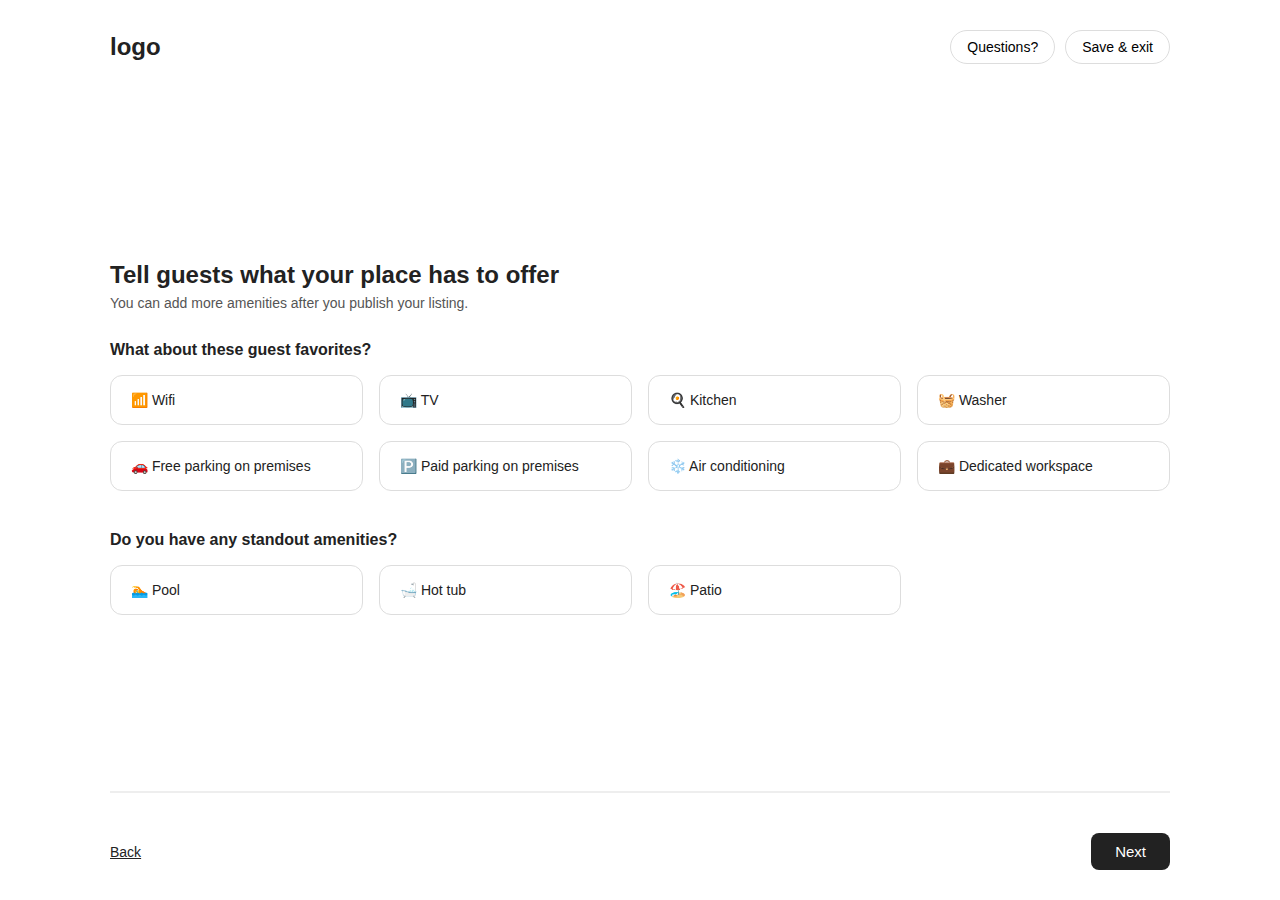
<file: home_step_2_1.html>
<!DOCTYPE html>
<html lang="en">
<head>
  <meta charset="UTF-8" />
  <meta name="viewport" content="width=device-width, initial-scale=1.0"/>
  <title>Select Amenities</title>
  <style>
    * {
  margin: 0;
  padding: 0;
  box-sizing: border-box;
  font-family: 'Arial', sans-serif;
}

body {
  background: #fff;
  color: #222;
}

.container {
  max-width: 1100px;
  margin: auto;
  padding: 30px 20px;
  display: flex;
  flex-direction: column;
  min-height: 100vh;
  justify-content: space-between;
}

/* Top Bar */
.top-bar {
  display: flex;
  justify-content: space-between;
  align-items: center;
}

.logo {
  width: 30px;
}

.top-actions {
  display: flex;
  gap: 10px;
}

.btn-outline {
  padding: 8px 16px;
  border: 1px solid #ddd;
  border-radius: 20px;
  background: white;
  cursor: pointer;
  font-size: 14px;
}

/* Main Content */
.main-content {
  margin-top: 60px;
}

.main-content h2 {
  font-size: 24px;
  font-weight: 600;
  margin-bottom: 6px;
}

.subtext {
  font-size: 14px;
  color: #555;
  margin-bottom: 30px;
}

.section-heading {
  font-size: 16px;
  margin-bottom: 16px;
}

.grid {
  display: grid;
  grid-template-columns: repeat(auto-fill, minmax(250px, 1fr));
  gap: 16px;
}

.amenity {
  border: 1px solid #ddd;
  border-radius: 12px;
  padding: 16px 20px;
  font-size: 14px;
  cursor: pointer;
  transition: all 0.2s ease;
  background: #fff;
  display: flex;
  align-items: center;
  gap: 8px;
}

.amenity:hover {
  background-color: #f9f9f9;
}

.amenity.selected {
  border: 2px solid #222;
  background-color: #f0f0f0;
}

/* Footer */
.footer {
  display: flex;
  justify-content: space-between;
  align-items: center;
  padding-top: 40px;
  border-top: 2px solid #eee;
  margin-top: 40px;
}

.back-link {
  font-size: 14px;
  text-decoration: underline;
  color: #222;
  cursor: pointer;
}

.next-btn {
  background-color: #222;
  color: white;
  padding: 10px 24px;
  border: none;
  border-radius: 8px;
  font-size: 15px;
  cursor: pointer;
}

  </style>
</head>
<body>
  <div class="container">
    <!-- Top Bar -->
    <div class="top-bar">
        <h2>logo</h2>
      <div class="top-actions">
        <button class="btn-outline">Questions?</button>
        <button class="btn-outline">Save & exit</button>
      </div>
    </div>

    <!-- Main Content -->
    <div class="main-content">
      <h2>Tell guests what your place has to offer</h2>
      <p class="subtext">You can add more amenities after you publish your listing.</p>

      <h4 class="section-heading">What about these guest favorites?</h4>
      <div class="grid">
        <div class="amenity" onclick="toggleAmenity(this)">📶 Wifi</div>
        <div class="amenity" onclick="toggleAmenity(this)">📺 TV</div>
        <div class="amenity" onclick="toggleAmenity(this)">🍳 Kitchen</div>
        <div class="amenity" onclick="toggleAmenity(this)">🧺 Washer</div>
        <div class="amenity" onclick="toggleAmenity(this)">🚗 Free parking on premises</div>
        <div class="amenity" onclick="toggleAmenity(this)">🅿️ Paid parking on premises</div>
        <div class="amenity" onclick="toggleAmenity(this)">❄️ Air conditioning</div>
        <div class="amenity" onclick="toggleAmenity(this)">💼 Dedicated workspace</div>
      </div>

      <h4 class="section-heading" style="margin-top: 40px;">Do you have any standout amenities?</h4>
      <div class="grid">
        <div class="amenity" onclick="toggleAmenity(this)">🏊 Pool</div>
        <div class="amenity" onclick="toggleAmenity(this)">🛁 Hot tub</div>
        <div class="amenity" onclick="toggleAmenity(this)">🏖️ Patio</div>
      </div>
    </div>

    <!-- Footer -->
    <div class="footer">
      <a class="back-link" href="home_step_2.html">Back</a>
      <button class="next-btn" onclick="goNext()">Next</button>
    </div>
  </div>

  <script>
    function toggleAmenity(el) {
      el.classList.toggle("selected");
    }
    function goNext() {
      window.location.href = 'home_step_2_2.html';
    }
  </script>
</body>
</html>
</file>
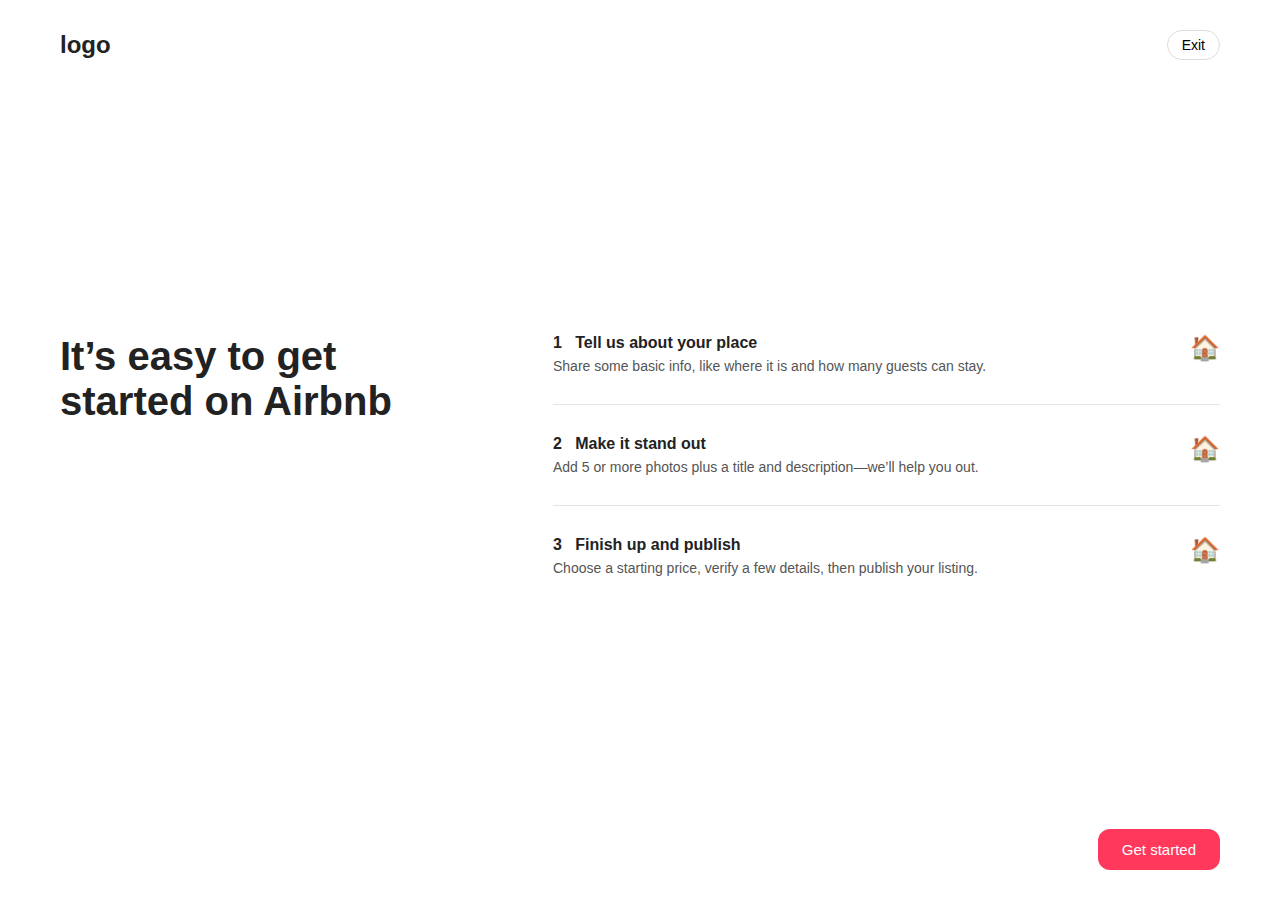
<file: home_step_list.html>
<!DOCTYPE html>
<html lang="en">
<head>
  <meta charset="UTF-8" />
  <meta name="viewport" content="width=device-width, initial-scale=1.0"/>
  <title>Getting Started</title>
  <style>
    * {
  margin: 0;
  padding: 0;
  box-sizing: border-box;
  font-family: 'Arial', sans-serif;
}

body {
  background: #fff;
  color: #222;
}

.wrapper {
  max-width: 1200px;
  margin: auto;
  padding: 30px 20px;
  min-height: 100vh;
  display: flex;
  flex-direction: column;
  justify-content: space-between;
}

.top-bar {
  display: flex;
  justify-content: space-between;
  align-items: center;
}

.logo {
  width: 32px;
}

.exit-btn {
  border: 1px solid #ddd;
  border-radius: 18px;
  padding: 6px 14px;
  background: white;
  font-size: 14px;
  cursor: pointer;
}

.content {
  display: flex;
  justify-content: space-between;
  flex-wrap: wrap;
  margin-top: 60px;
}

.left {
  flex: 1 1 40%;
}

.left h1 {
  font-size: 40px;
  font-weight: 600;
}

.right {
  flex: 1 1 55%;
  display: flex;
  flex-direction: column;
  gap: 30px;
}

.step {
  display: flex;
  justify-content: space-between;
  align-items: flex-start;
  gap: 16px;
}

.step img {
  width: 70px;
  height: auto;
  object-fit: contain;
}

.step .text h4 {
  font-size: 16px;
  margin-bottom: 6px;
}

.step .text p {
  font-size: 14px;
  color: #555;
}

hr {
  border: none;
  height: 1px;
  background: #e4e4e4;
  margin: 0;
}

.footer {
  display: flex;
  justify-content: flex-end;
  padding-top: 40px;
}

.start-btn {
  background-color: #ff385c;
  color: white;
  padding: 12px 24px;
  border: none;
  border-radius: 12px;
  font-size: 15px;
  cursor: pointer;
}

  </style>
</head>
<body>
  <div class="wrapper">
    <!-- Topbar -->
    <div class="top-bar">
      <h2>logo</h2>
      <button class="exit-btn">Exit</button>
    </div>

    <!-- Main Content -->
    <div class="content">
      <div class="left">
        <h1>It’s easy to get <br> started on Airbnb</h1>
      </div>
      <div class="right">
        <div class="step">
          <div class="text">
            <h4>1 &nbsp; Tell us about your place</h4>
            <p>Share some basic info, like where it is and how many guests can stay.</p>
          </div>
          <h2>🏠</h2>
        </div>
        <hr>
        <div class="step">
          <div class="text">
            <h4>2 &nbsp; Make it stand out</h4>
            <p>Add 5 or more photos plus a title and description—we’ll help you out.</p>
          </div>
          <h2>🏠</h2>
        </div>
        <hr>
        <div class="step">
          <div class="text">
            <h4>3 &nbsp; Finish up and publish</h4>
            <p>Choose a starting price, verify a few details, then publish your listing.</p>
          </div>
          <h2>🏠</h2>
        </div>
      </div>
    </div>

    <!-- Footer Button -->
    <div class="footer">
      <button class="start-btn" id="getStartedButton">Get started</button>
    </div>
  </div>

  <script>
    //Create Listing Button
    getStartedButton.addEventListener('click',function(){
        window.location.href = 'home_step_1.html';
    })
  </script>
</body>
</html>
</file>
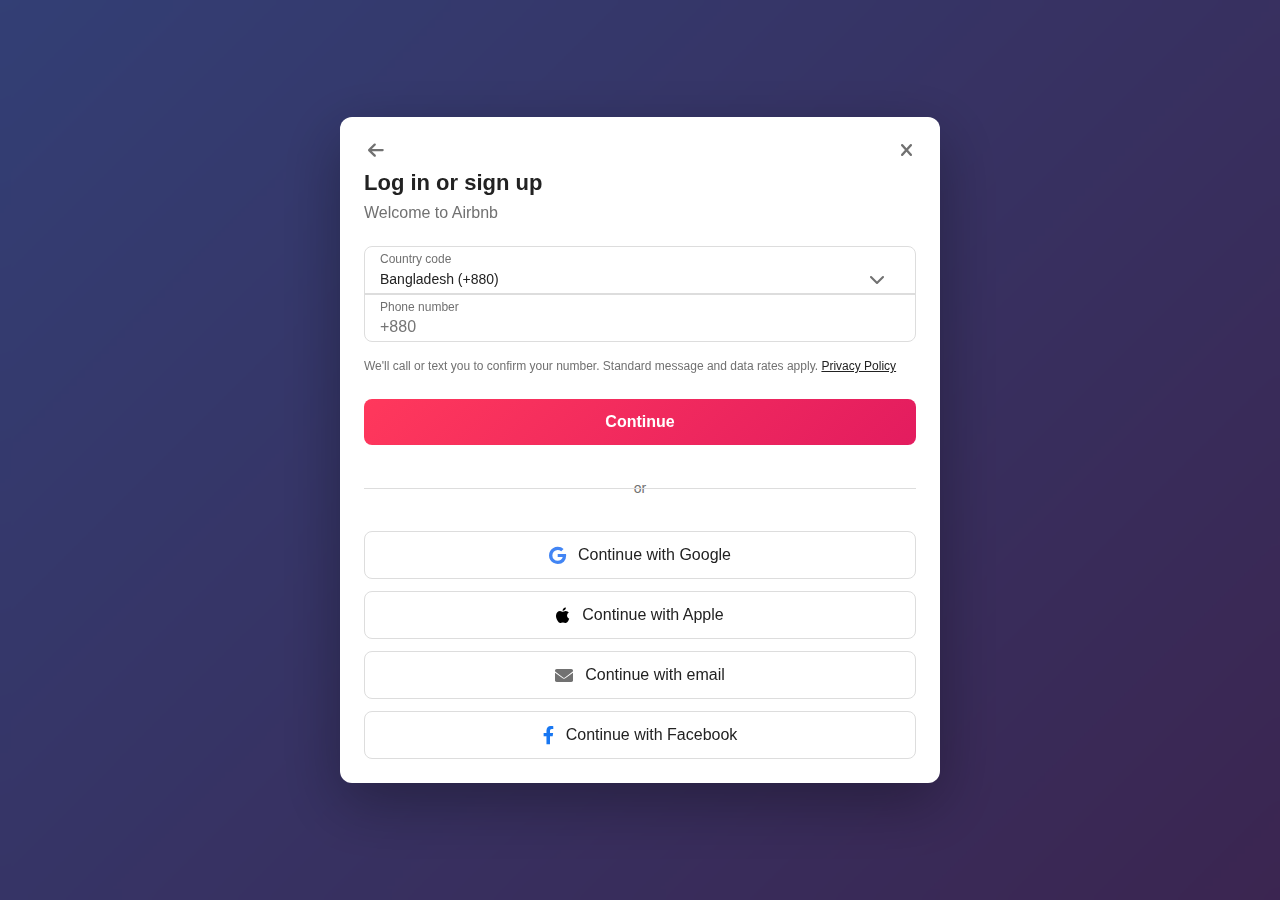
<file: login_sign-up.html>
<!DOCTYPE html>
<html lang="en">
<head>
    <meta charset="UTF-8">
    <meta name="viewport" content="width=device-width, initial-scale=1.0">
    <title>Airbnb Login/Signup</title>
    <link rel="stylesheet" href="./css/style.css">
    <link href="https://cdnjs.cloudflare.com/ajax/libs/font-awesome/6.0.0/css/all.min.css" rel="stylesheet">
</head>
<body>
    <div class="modal-overlay">
        <div class="modal">
            <div class="modal-header">
                <button class="back-btn" onclick="window.location.href='index.html'">
                    <i class="fas fa-arrow-left"></i>
                </button>
                <button class="close-btn">
                    <i class="fas fa-times"></i>
                </button>
            </div>
            
            <div class="modal-content">
                <h1 class="modal-title">Log in or sign up</h1>
                <h2 class="welcome-text">Welcome to Airbnb</h2>
                
                <form class="login-form">
                    <div class="phone-input-container">
                        <div class="input-group">
                            <label for="country-code">Country code</label>
                            <div class="country-select">
                                <select id="country-code">
                                    <option value="+880">Bangladesh (+880)</option>
                                    <option value="+1">United States (+1)</option>
                                    <option value="+44">United Kingdom (+44)</option>
                                    <option value="+91">India (+91)</option>
                                    <option value="+86">China (+86)</option>
                                </select>
                                <i class="fas fa-chevron-down"></i>
                            </div>
                        </div>
                        
                        <div class="input-divider"></div>
                        
                        <div class="input-group">
                            <label for="phone">Phone number</label>
                            <input type="tel" id="phone" placeholder="+880" required>
                        </div>
                    </div>
                    
                    <p class="disclaimer">
                        We'll call or text you to confirm your number. Standard message and data rates apply. 
                        <a href="#" class="privacy-link">Privacy Policy</a>
                    </p>
                    
                    <button type="submit" class="continue-btn">Continue</button>
                </form>
                
                <div class="divider">
                    <span>or</span>
                </div>
                
                <div class="social-buttons">
                    <button class="social-btn google-btn">
                        <i class="fab fa-google"></i>
                        <span>Continue with Google</span>
                    </button>
                    
                    <button class="social-btn apple-btn">
                        <i class="fab fa-apple"></i>
                        <span>Continue with Apple</span>
                    </button>
                    
                    <button class="social-btn email-btn">
                        <i class="fas fa-envelope"></i>
                        <span>Continue with email</span>
                    </button>
                    
                    <button class="social-btn facebook-btn">
                        <i class="fab fa-facebook-f"></i>
                        <span>Continue with Facebook</span>
                    </button>
                </div>
            </div>
        </div>
    </div>

    <script>
        // Get elements
        const countrySelect = document.getElementById('country-code');
        const phoneInput = document.getElementById('phone');
        
        // Function to update phone placeholder with selected country code
        function updatePhonePlaceholder() {
            const selectedOption = countrySelect.options[countrySelect.selectedIndex];
            const countryCode = selectedOption.value;
            phoneInput.placeholder = countryCode;
        }
        
        // Update placeholder when country is changed
        countrySelect.addEventListener('change', updatePhonePlaceholder);
        
        // Update placeholder when phone field is focused
        phoneInput.addEventListener('focus', updatePhonePlaceholder);
        
        // Initialize with default country code
        updatePhonePlaceholder();
    </script>
</body>
</html>
</file>
<file: css/style.css>
* {
    margin: 0;
    padding: 0;
    box-sizing: border-box;
}

body {
    font-family: -apple-system, BlinkMacSystemFont, 'Segoe UI', Roboto, Helvetica, Arial, sans-serif;
    background: linear-gradient(135deg, #667eea 0%, #764ba2 100%);
    min-height: 100vh;
    display: flex;
    align-items: center;
    justify-content: center;
    padding: 20px;
}

/* ===== HOSTING SELECTION MODAL STYLES ===== */
.modal {
    background: white;
    border-radius: 16px;
    box-shadow: 0 20px 40px rgba(0, 0, 0, 0.1);
    max-width: 500px;
    width: 100%;
    overflow: hidden;
}

.header {
    padding: 24px 24px 0 24px;
    position: relative;
}

.close {
    position: absolute;
    top: 24px;
    left: 24px;
    width: 24px;
    height: 24px;
    cursor: pointer;
    display: flex;
    align-items: center;
    justify-content: center;
    font-size: 18px;
    color: #666;
    font-weight: bold;
}

.close::before {
    content: '×';
}

.heading {
    text-align: center;
    margin-top: 20px;
}

.heading-title-text {
    font-size: 24px;
    font-weight: 600;
    color: #333;
    margin-bottom: 32px;
}

.options {
    padding: 0 24px 24px 24px;
}

.options-grid {
    display: grid;
    grid-template-columns: repeat(2, 1fr);
    gap: 16px;
    margin-bottom: 32px;
    max-width: 300px;
    margin-left: auto;
    margin-right: auto;
}

.option-card {
    background: #f8f9fa;
    border: 2px solid transparent;
    border-radius: 12px;
    padding: 20px 12px;
    text-align: center;
    cursor: pointer;
    transition: all 0.2s ease;
    display: flex;
    flex-direction: column;
    align-items: center;
    gap: 12px;
}

.option-card:hover {
    border-color: #007bff;
    background: #f0f8ff;
}

.option-card.selected {
    border-color: #007bff;
    background: #f0f8ff;
}

.option-icon {
    width: 48px;
    height: 48px;
    display: flex;
    align-items: center;
    justify-content: center;
    font-size: 24px;
}

.option-text {
    font-size: 14px;
    font-weight: 500;
    color: #333;
}

.button-container {
    padding: 0 24px 24px 24px;
    display: flex;
    justify-content: flex-end;
}

.next-button {
    background: #e0e0e0;
    color: #999;
    border: none;
    border-radius: 8px;
    padding: 12px 24px;
    font-size: 16px;
    font-weight: 500;
    cursor: pointer;
    transition: all 0.2s ease;
}

.next-button.active {
    background: #007bff;
    color: white;
}

.next-button.active:hover {
    background: #0056b3;
}

/* Icon styles */
.home-icon {
    color: #666;
}

.experience-icon {
    color: #ff6b35;
}

.service-icon {
    color: #666;
}

/* ===== LOGIN/SIGNUP MODAL STYLES ===== */
.modal-overlay {
    position: fixed;
    top: 0;
    left: 0;
    width: 100%;
    height: 100%;
    background: rgba(0, 0, 0, 0.5);
    backdrop-filter: blur(5px);
    display: flex;
    align-items: center;
    justify-content: center;
    z-index: 1000;
}

.modal-overlay .modal {
    background: white;
    border-radius: 12px;
    box-shadow: 0 20px 60px rgba(0, 0, 0, 0.3);
    width: 100%;
    max-width: 600px;
    position: relative;
    overflow: hidden;
}

.modal-header {
    padding: 16px 20px 0;
    display: flex;
    justify-content: space-between;
    align-items: center;
}

.close-btn {
    background: none;
    border: none;
    font-size: 18px;
    color: #717171;
    cursor: pointer;
    padding: 8px;
    border-radius: 50%;
    transition: background-color 0.2s;
}

.close-btn:hover {
    background-color: #f7f7f7;
}

.back-btn {
    background: none;
    border: none;
    font-size: 18px;
    color: #717171;
    cursor: pointer;
    padding: 8px;
    border-radius: 50%;
    transition: background-color 0.2s;
}

.back-btn:hover {
    background-color: #f7f7f7;
}

.modal-content {
    padding: 0 24px 24px;
}

.modal-title {
    font-size: 22px;
    font-weight: 600;
    color: #222222;
    margin-bottom: 8px;
}

.welcome-text {
    font-size: 16px;
    color: #717171;
    font-weight: 400;
    margin-bottom: 24px;
}

.login-form {
    margin-bottom: 24px;
}

.input-group {
    margin-bottom: 16px;
}

.phone-input-container {
    border: 1px solid #dddddd;
    border-radius: 8px;
    overflow: hidden;
    margin-bottom: 16px;
}

.phone-input-container .input-group {
    margin-bottom: 0;
    padding: 5px 15px;
}

.phone-input-container .input-group:first-child {
    border-bottom: 1px solid #dddddd;
}

.phone-input-container .input-group label {
    font-size: 12px;
    color: #717171;
    margin-bottom: 4px;
}

.input-divider {
    height: 1px;
    background: #dddddd;
    margin: 0;
}

.input-group label {
    display: block;
    font-size: 14px;
    font-weight: 500;
    color: #222222;
    margin-bottom: 8px;
}

.country-select {
    position: relative;
}

.country-select select {
    width: 100%;
    padding: 0;
    border: none;
    font-size: 14px;
    background: white;
    cursor: pointer;
    appearance: none;
    -webkit-appearance: none;
    -moz-appearance: none;
    font-weight: 400;
    color: #222222;
}

.country-select i {
    position: absolute;
    right: 16px;
    top: 50%;
    transform: translateY(-50%);
    color: #717171;
    pointer-events: none;
}

.input-group input[type="tel"] {
    width: 100%;
    padding: 0;
    border: none;
    font-size: 16px;
    outline: none;
    transition: border-color 0.2s;
    background: transparent;
}

.input-group input[type="tel"]:focus {
    border-color: #222222;
}

.disclaimer {
    font-size: 12px;
    color: #717171;
    line-height: 1.4;
    margin-bottom: 24px;
}

.privacy-link {
    color: #222222;
    text-decoration: underline;
    font-weight: 500;
}

.continue-btn {
    width: 100%;
    padding: 14px 24px;
    background: linear-gradient(135deg, #ff385c 0%, #e31c5f 100%);
    color: white;
    border: none;
    border-radius: 8px;
    font-size: 16px;
    font-weight: 600;
    cursor: pointer;
    transition: transform 0.2s;
}

.continue-btn:hover {
    transform: translateY(-1px);
}

.divider {
    position: relative;
    text-align: center;
    margin: 24px 0;
    padding: 10px;
}

.divider::before {
    content: '';
    position: absolute;
    top: 50%;
    left: 0;
    right: 0;
    height: 1px;
    background: #dddddd;
}

.divider span {
    background: white;
    padding: 0 16px;
    color: #717171;
    font-size: 14px;
    font-weight: 500;
}

.social-buttons {
    display: flex;
    flex-direction: column;
    gap: 12px;
}

.social-btn {
    display: flex;
    align-items: center;
    justify-content: center;
    gap: 12px;
    width: 100%;
    padding: 14px 24px;
    border: 1px solid #dddddd;
    border-radius: 8px;
    background: white;
    color: #222222;
    font-size: 16px;
    font-weight: 500;
    cursor: pointer;
    transition: all 0.2s;
}

.social-btn:hover {
    border-color: #222222;
    background-color: #f7f7f7;
}

.social-btn i {
    font-size: 18px;
}

.google-btn i {
    color: #4285f4;
}

.apple-btn i {
    color: #000000;
}

.email-btn i {
    color: #717171;
}

.facebook-btn i {
    color: #1877f2;
}

/* Responsive design */
@media (max-width: 480px) {
    .modal-overlay .modal {
        margin: 20px;
        max-width: none;
    }
    
    .modal-content {
        padding: 0 20px 20px;
    }
    
    .modal-title {
        font-size: 20px;
    }
    
    .social-btn {
        padding: 12px 20px;
        font-size: 14px;
    }
} 



* {
    margin: 0;
    padding: 0;
    box-sizing: border-box;
}

body {
    font-family: -apple-system, BlinkMacSystemFont, 'Segoe UI', Roboto, sans-serif;
    background: linear-gradient(135deg, #667eea 0%, #764ba2 100%);
    min-height: 100vh;
    display: flex;
    align-items: center;
    justify-content: center;
    padding: 20px;
}

.modal {
    background: white;
    border-radius: 16px;
    box-shadow: 0 20px 40px rgba(0, 0, 0, 0.1);
    max-width: 500px;
    width: 100%;
    overflow: hidden;
}

.header {
    padding: 24px 24px 0 24px;
    position: relative;
}

.close {
    position: absolute;
    top: 24px;
    left: 24px;
    width: 24px;
    height: 24px;
    cursor: pointer;
    display: flex;
    align-items: center;
    justify-content: center;
    font-size: 18px;
    color: #666;
    font-weight: bold;
}

.close::before {
    content: '×';
}

.heading {
    text-align: center;
    margin-top: 20px;
}

.heading-title-text {
    font-size: 24px;
    font-weight: 600;
    color: #333;
    margin-bottom: 32px;
}

.options {
    padding: 0 24px 24px 24px;
}

.options-grid {
    display: grid;
    grid-template-columns: repeat(2, 1fr);
    gap: 16px;
    margin-bottom: 32px;
    max-width: 300px;
    margin-left: auto;
    margin-right: auto;
}

.option-card {
    background: #f8f9fa;
    border: 2px solid transparent;
    border-radius: 12px;
    padding: 20px 12px;
    text-align: center;
    cursor: pointer;
    transition: all 0.2s ease;
    display: flex;
    flex-direction: column;
    align-items: center;
    gap: 12px;
}

.option-card:hover {
    border-color: #007bff;
    background: #f0f8ff;
}

.option-card.selected {
    border-color: #007bff;
    background: #f0f8ff;
}

.option-icon {
    width: 48px;
    height: 48px;
    display: flex;
    align-items: center;
    justify-content: center;
    font-size: 24px;
}

.option-text {
    font-size: 14px;
    font-weight: 500;
    color: #333;
}

.button-container {
    padding: 0 24px 24px 24px;
    display: flex;
    justify-content: flex-end;
}

.next-button {
    background: #e0e0e0;
    color: #999;
    border: none;
    border-radius: 8px;
    padding: 12px 24px;
    font-size: 16px;
    font-weight: 500;
    cursor: pointer;
    transition: all 0.2s ease;
}

.next-button.active {
    background: #007bff;
    color: white;
}

.next-button.active:hover {
    background: #0056b3;
}

/* Icon styles */
.home-icon {
    color: #666;
}

.experience-icon {
    color: #ff6b35;
}

.service-icon {
    color: #666;
}
</file>
